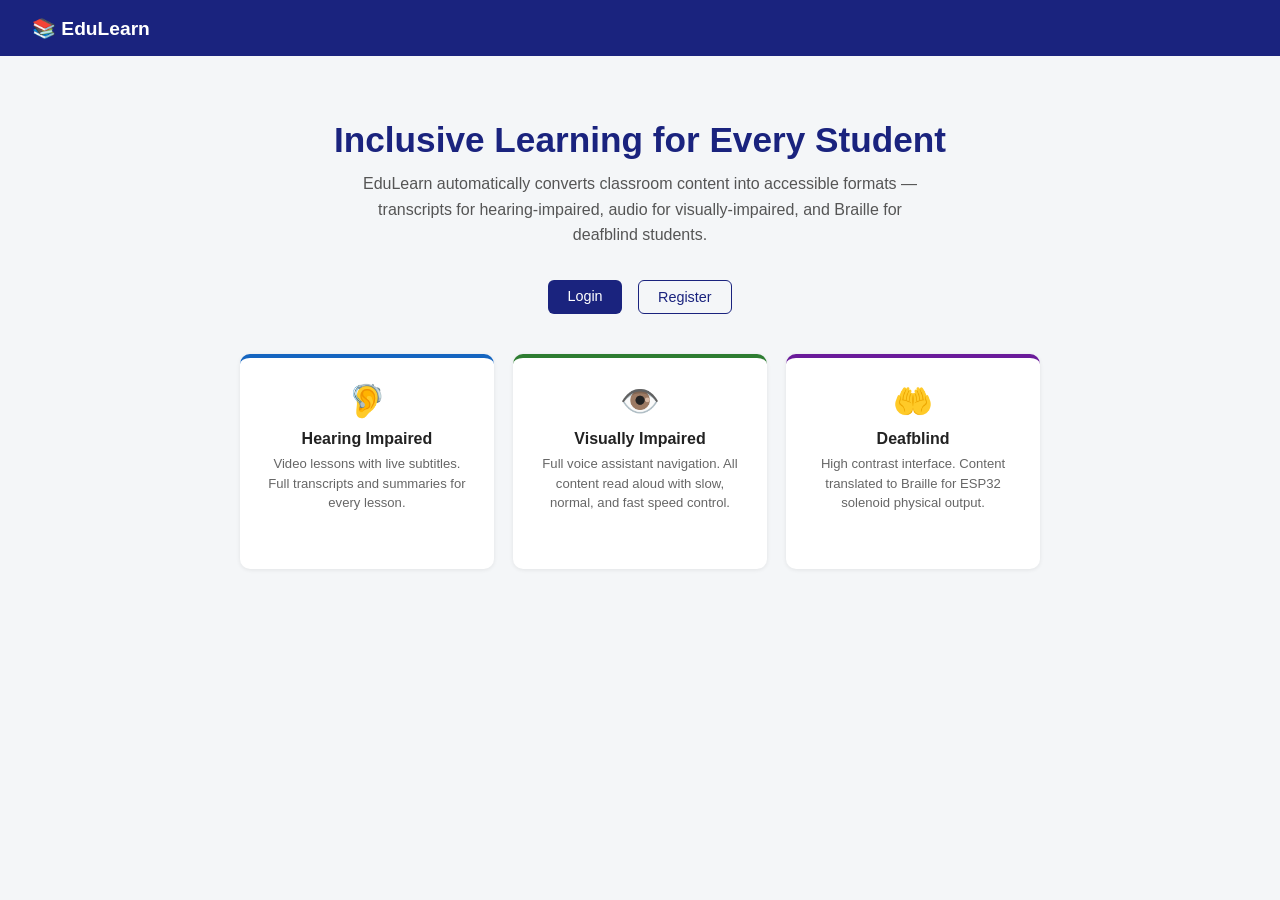
<file: templates/index.html>
<!DOCTYPE html>
<html lang="en">
<head>
<meta charset="UTF-8"><meta name="viewport" content="width=device-width,initial-scale=1">
<title>EduLearn – Inclusive Learning</title>
<link rel="stylesheet" href="/static/style.css">
<style>
.hero { text-align: center; padding: 4rem 1rem 3rem; }
.hero h1 { font-size:2.2rem; color: #1a237e; margin-bottom: .7rem; }
.hero p { color: #555; max-width: 560px; margin: 0 auto 2rem; line-height: 1.6; }
.cards { display: grid; grid-template-columns: repeat(3,1fr); gap: 1.2rem; max-width: 800px; margin: 0 auto 3rem; }
.d-card { background: #fff; border-radius: 10px; padding: 1.5rem; text-align: center; box-shadow: 0 1px 4px rgba(0,0,0,.08); border-top: 4px solid var(--c); }
.d-card .icon { font-size: 2rem; margin-bottom: .6rem; }
.d-card h3 { font-size: 1rem; margin-bottom: .4rem; }
.d-card p { font-size: .82rem; color: #666; line-height: 1.5; }
@media(max-width:640px){.cards{grid-template-columns:1fr}}
</style>
</head>
<body>
<nav>
  <span class="brand">📚 EduLearn</span>
</nav>
<div class="hero">
  <h1>Inclusive Learning for Every Student</h1>
  <p>EduLearn automatically converts classroom content into accessible formats — transcripts for hearing-impaired, audio for visually-impaired, and Braille for deafblind students.</p>
  <div style="display:flex;gap:1rem;justify-content:center;margin-bottom:2.5rem">
    <a href="/login" class="btn btn-blue">Login</a>
    <a href="/register" class="btn btn-outline">Register</a>
  </div>
  <div class="cards">
    <div class="d-card" style="--c:#1565c0">
      <div class="icon">🦻</div>
      <h3>Hearing Impaired</h3>
      <p>Video lessons with live subtitles. Full transcripts and summaries for every lesson.</p>
    </div>
    <div class="d-card" style="--c:#2e7d32">
      <div class="icon">👁️</div>
      <h3>Visually Impaired</h3>
      <p>Full voice assistant navigation. All content read aloud with slow, normal, and fast speed control.</p>
    </div>
    <div class="d-card" style="--c:#6a1b9a">
      <div class="icon">🤲</div>
      <h3>Deafblind</h3>
      <p>High contrast interface. Content translated to Braille for ESP32 solenoid physical output.</p>
    </div>
  </div>
</div>
</body>
</html>
</file>
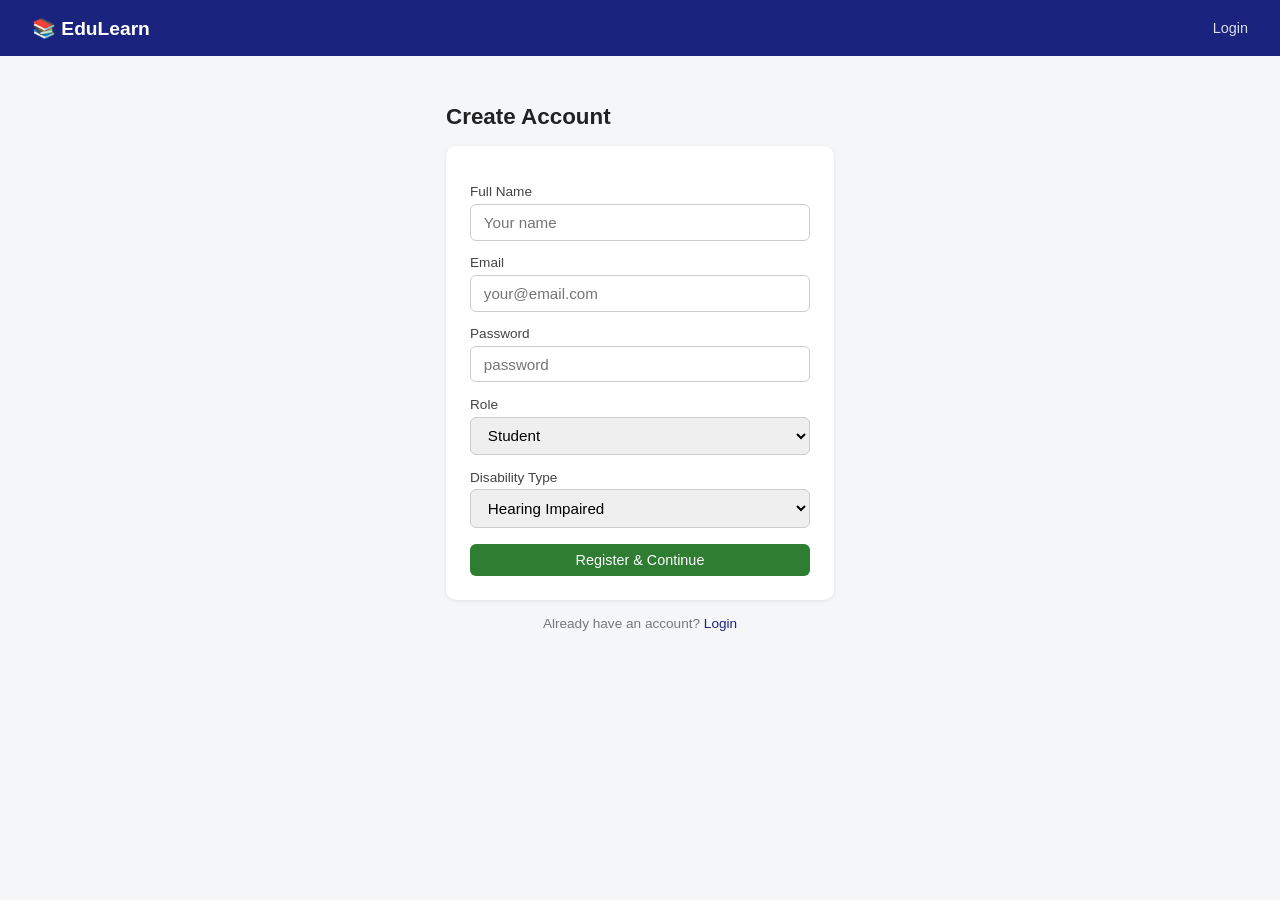
<file: templates/register.html>
<!DOCTYPE html>
<html lang="en">
<head>
<meta charset="UTF-8"><meta name="viewport" content="width=device-width,initial-scale=1">
<title>Register – EduLearn</title>
<link rel="stylesheet" href="/static/style.css">
<style>.reg-wrap{max-width:420px;margin:3rem auto;}</style>
</head>
<body>
<nav>
  <span class="brand">📚 EduLearn</span>
  <a href="/login">Login</a>
</nav>
<div class="page reg-wrap">
  <h1>Create Account</h1>
  <div class="card">
    <form method="POST">
      <label>Full Name</label>
      <input name="name" required placeholder="Your name">
      <label>Email</label>
      <input type="email" name="email" required placeholder="your@email.com">
      <label>Password</label>
      <input type="password" name="password" required placeholder="password">
      <label>Role</label>
      <select name="role" id="roleSelect" onchange="toggleDisability()">
        <option value="student">Student</option>
        <option value="teacher">Teacher</option>
      </select>
      <div id="disabilityField">
        <label>Disability Type</label>
        <select name="disability">
          <option value="hearing">Hearing Impaired</option>
          <option value="visual">Visually Impaired</option>
          <option value="both">Both (Deafblind)</option>
        </select>
      </div>
      <button class="btn btn-green mt" style="width:100%" type="submit">Register & Continue</button>
    </form>
  </div>
  <p class="muted" style="text-align:center;margin-top:.7rem">Already have an account? <a href="/login" style="color:#1a237e">Login</a></p>
</div>
<script>
function toggleDisability(){
  document.getElementById('disabilityField').style.display =
    document.getElementById('roleSelect').value === 'teacher' ? 'none' : 'block';
}
window.onload = toggleDisability;
</script>
</body>
</html>
</file>
<file: static/style.css>
* { box-sizing: border-box; margin: 0; padding: 0; }
body { font-family: 'Segoe UI', sans-serif; background: #f4f6f8; color: #222; }
a { text-decoration: none; color: inherit; }

nav { background: #1a237e; color: #fff; padding: 0 2rem; height: 56px; display: flex; align-items: center; justify-content: space-between; }
nav .brand { font-size: 1.2rem; font-weight: 700; }
nav a { color: rgba(255,255,255,0.85); margin-left: 1.2rem; font-size: .9rem; }
nav a:hover { color: #fff; }

.page { max-width: 960px; margin: 2rem auto; padding: 0 1rem; }

.card { background: #fff; border-radius: 10px; padding: 1.5rem; margin-bottom: 1rem; box-shadow: 0 1px 4px rgba(0,0,0,.08); }

.btn { display: inline-block; padding: .5rem 1.2rem; border-radius: 6px; border: none; cursor: pointer; font-size: .9rem; font-weight: 500; transition: .15s; }
.btn-blue    { background: #1a237e; color: #fff; }
.btn-blue:hover { background: #283593; }
.btn-green   { background: #2e7d32; color: #fff; }
.btn-green:hover { background: #388e3c; }
.btn-red     { background: #c62828; color: #fff; font-size: .8rem; padding: .35rem .8rem; }
.btn-red:hover { background: #d32f2f; }
.btn-outline { background: transparent; border: 1px solid #1a237e; color: #1a237e; }
.btn-outline:hover { background: #e8eaf6; }

input, select, textarea { width: 100%; padding: .55rem .8rem; border: 1px solid #ccc; border-radius: 6px; font-size: .95rem; margin-top: .3rem; font-family: inherit; }
textarea { resize: vertical; }
input:focus, select:focus, textarea:focus { outline: none; border-color: #1a237e; }
label { font-size: .85rem; font-weight: 500; color: #444; display: block; margin-top: .9rem; }

.badge { display: inline-block; padding: .2rem .6rem; border-radius: 4px; font-size: .75rem; font-weight: 600; }
.badge-notes      { background: #e3f2fd; color: #1565c0; }
.badge-assignment { background: #fff3e0; color: #e65100; }
.badge-audio      { background: #e8f5e9; color: #2e7d32; }
.badge-video      { background: #f3e5f5; color: #6a1b9a; }
.badge-pdf        { background: #fce4ec; color: #c62828; }
.badge-ppt        { background: #fff8e1; color: #f57f17; }

.alert { padding: .7rem 1rem; border-radius: 6px; margin-bottom: 1rem; font-size: .9rem; }
.alert-blue   { background: #e3f2fd; color: #1565c0; border-left: 3px solid #1565c0; }
.alert-green  { background: #e8f5e9; color: #2e7d32; border-left: 3px solid #2e7d32; }
.alert-purple { background: #f3e5f5; color: #6a1b9a; border-left: 3px solid #6a1b9a; }

body.hearing { --accent: #1565c0; }
body.visual  { --accent: #2e7d32; font-size: 1.05rem; }
body.both    { --accent: #4a148c; background: #111; color: #fff; font-size: 1.15rem; }
body.both .card  { background: #1e1e1e; border: 2px solid #444; color: #fff; }
body.both nav    { background: #000; }
body.both input, body.both select, body.both textarea { background: #222; color: #fff; border-color: #555; }
body.both .muted { color: #aaa; }

.flex         { display: flex; align-items: center; gap: .7rem; }
.flex-between { display: flex; align-items: center; justify-content: space-between; }
.grid-2       { display: grid; grid-template-columns: 1fr 1fr; gap: 1rem; }
.mt           { margin-top: 1rem; }
.muted        { color: #777; font-size: .85rem; }
h1 { font-size: 1.4rem; margin-bottom: 1rem; }
h2 { font-size: 1.1rem; margin-bottom: .5rem; }
hr { border: none; border-top: 1px solid #eee; margin: 1rem 0; }

@media(max-width:640px) {
  .grid-2 { grid-template-columns: 1fr; }
  nav { padding: 0 1rem; }
  .page { padding: 0 .7rem; }
}
</file>
